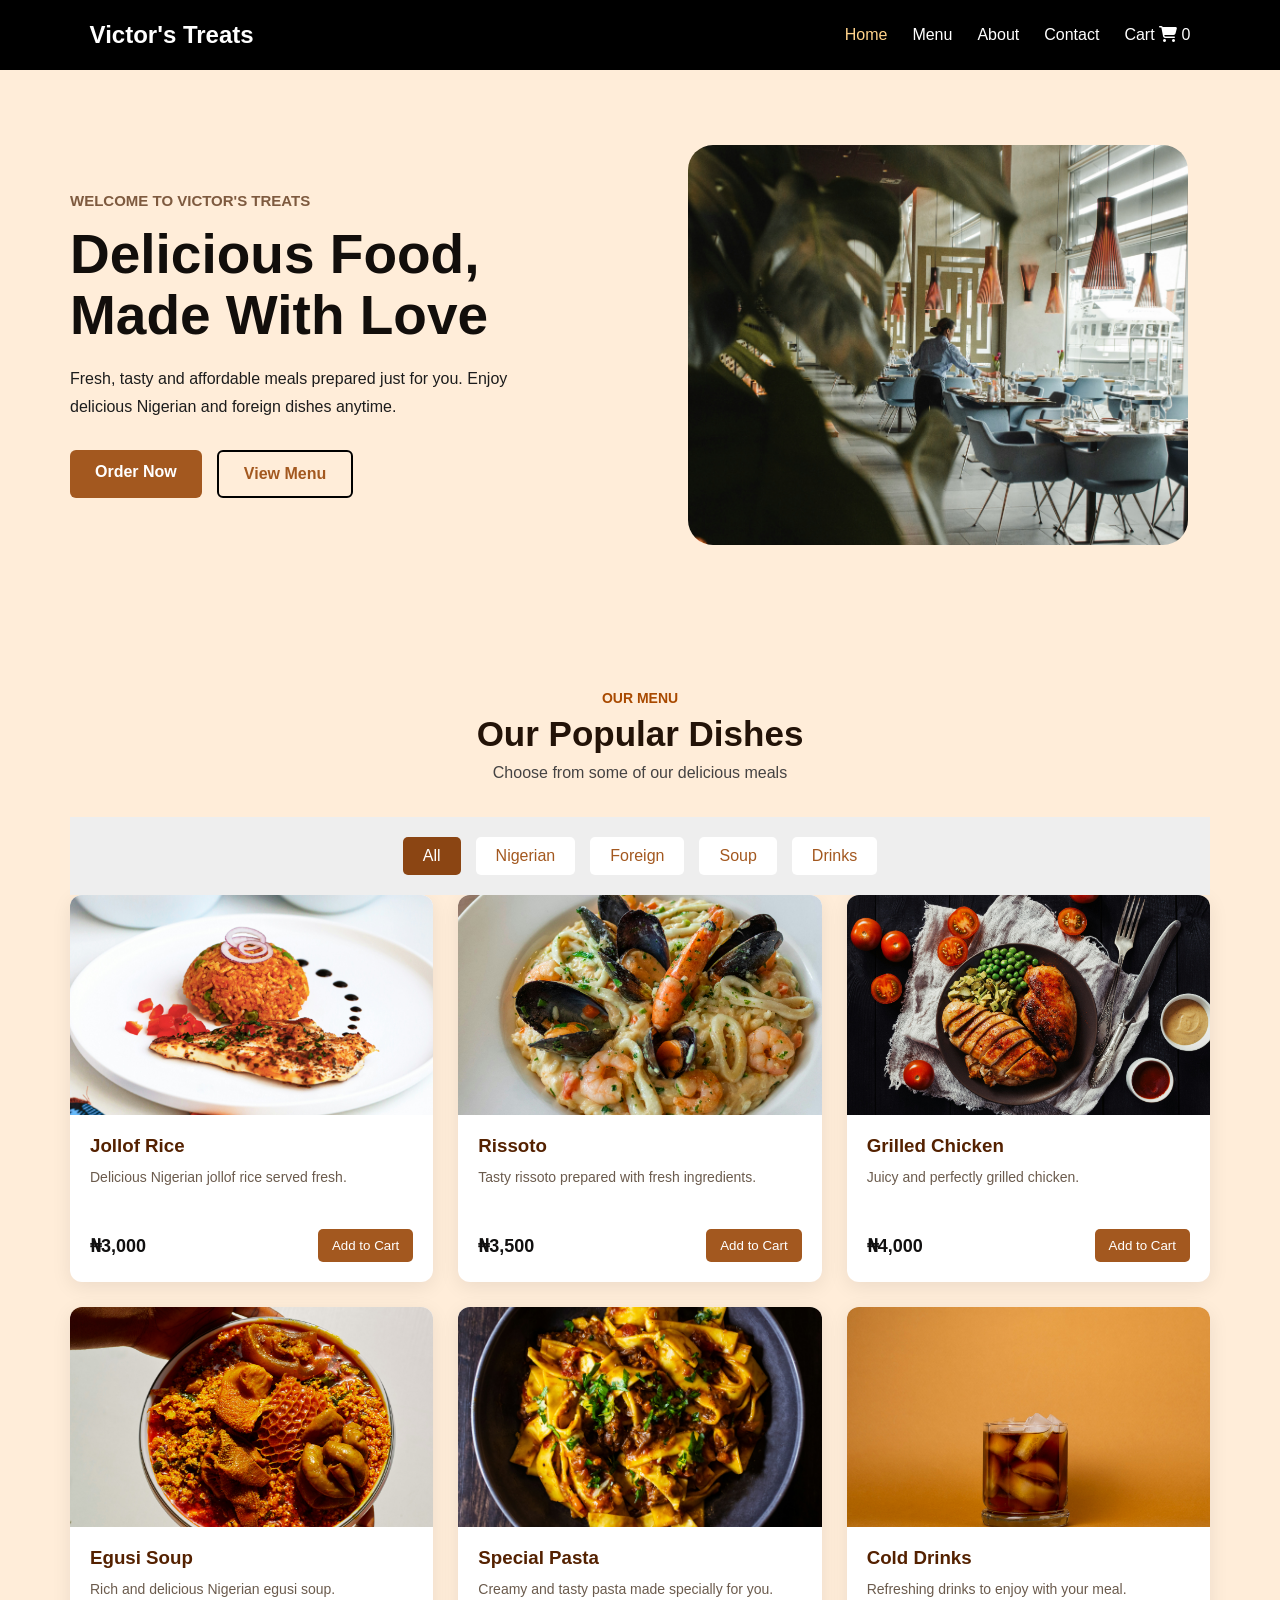
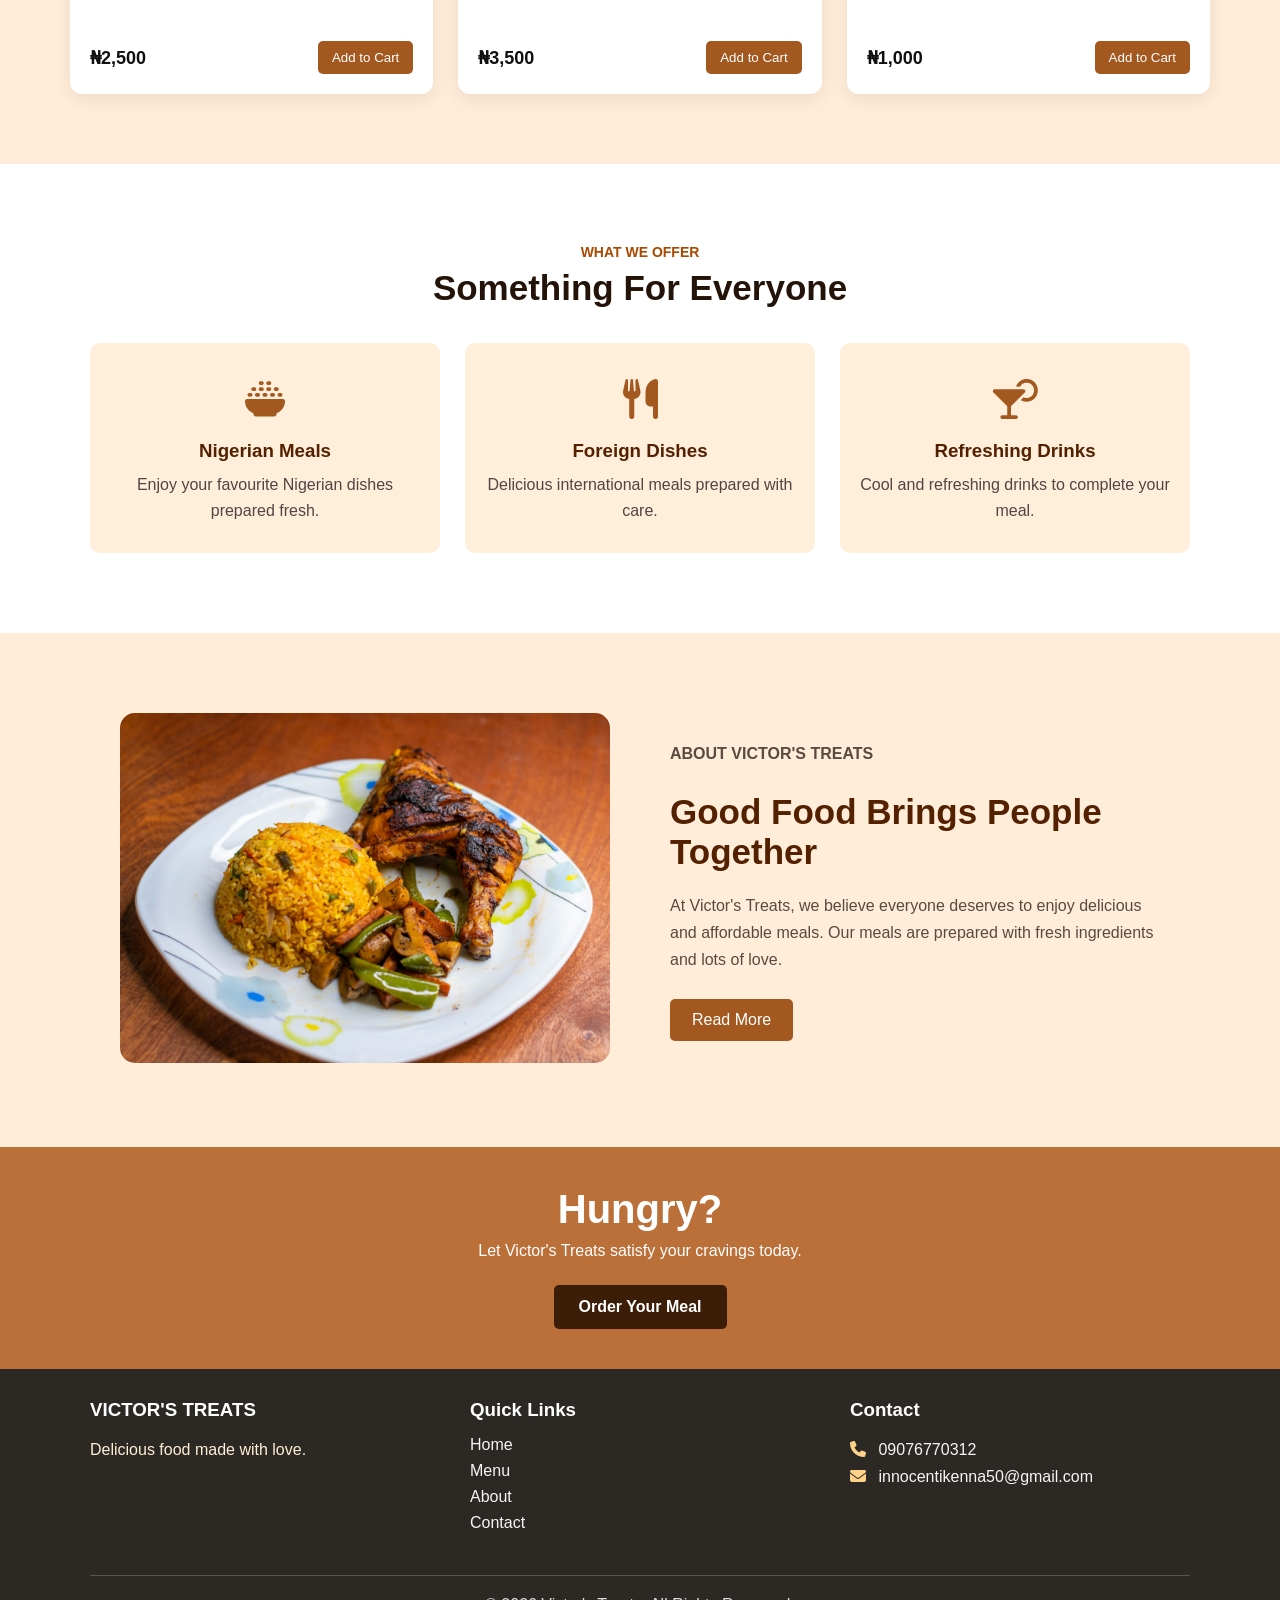
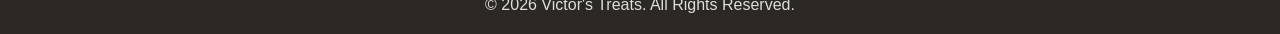
<file: index.html>
<!doctype html>
<html lang="en">
  <head>
    <meta charset="UTF-8" />
    <meta name="viewport" content="width=device-width, initial-scale=1.0" />
    <title>Victor's Treats | Home</title>
    <link
      rel="stylesheet"
      href="https://cdnjs.cloudflare.com/ajax/libs/font-awesome/6.5.1/css/all.min.css"
    />
    <link rel="stylesheet" href="home.css" />
  </head>

  <body>
    <!-- HEADER -->
    <header>
      <div class="logo">Victor's Treats</div>

      <nav>
        <a href="index.html" class="active">Home</a>
        <a href="#menu">Menu</a>
        <a href="about.html">About</a>
        <a href="contact.html">Contact</a>
        <a href="cart.html">
          Cart <i class="fa-solid fa-cart-shopping"></i>
          <span id="cart-count">0</span>
        </a>
      </nav>
    </header>

    <!-- HERO SECTION -->
    <section class="hero">
      <div class="hero-text">
        <p class="welcome">WELCOME TO VICTOR'S TREATS</p>

        <h1>
          Delicious Food,<br />
          Made With Love
        </h1>

        <p class="hero-description">
          Fresh, tasty and affordable meals prepared just for you. Enjoy
          delicious Nigerian and foreign dishes anytime.
        </p>

        <div class="hero-buttons">
          <a href="#menu" class="order-btn">Order Now</a>
          <a href="#menu" class="menu-btn">View Menu</a>
        </div>
      </div>

      <div class="hero-image">
        <img src="img/home.jpg" alt="Delicious food" />
      </div>
    </section>

    <!-- MENU SECTION -->
    <section class="menu-section" id="menu">
      <div class="section-title">
        <p>OUR MENU</p>
        <h2>Our Popular Dishes</h2>
        <span>Choose from some of our delicious meals</span>
      </div>

      <!-- CATEGORY BUTTONS -->
      <div class="category">
        <button class="category-btn active" data-category="all">All</button>
        <button class="category-btn" data-category="nigerian">Nigerian</button>
        <button class="category-btn" data-category="foreign">Foreign</button>
        <button class="category-btn" data-category="soup">Soup</button>
        <button class="category-btn" data-category="drinks">Drinks</button>
      </div>

      <div class="food-container">
        <div class="food-card" data-category="nigerian">
          <img src="img/jollof.jpg" alt="Jollof Rice" />

          <div class="food-info">
            <h3>Jollof Rice</h3>
            <p>Delicious Nigerian jollof rice served fresh.</p>
            <div class="food-bottom">
              <strong>₦3,000</strong>

              <button class="add-cart">Add to Cart</button>
            </div>
          </div>
        </div>

        <div class="food-card" data-category="foreign">
          <img src="img/rissoto.jpg" alt="Rissoto" />

          <div class="food-info">
            <h3>Rissoto</h3>

            <p>Tasty rissoto prepared with fresh ingredients.</p>

            <div class="food-bottom">
              <strong>₦3,500</strong>

              <button class="add-cart">Add to Cart</button>
            </div>
          </div>
        </div>

        <div class="food-card" data-category="nigerian">
          <img src="img/chicken.jpg" alt="Chicken" />
          <div class="food-info">
            <h3>Grilled Chicken</h3>

            <p>Juicy and perfectly grilled chicken.</p>

            <div class="food-bottom">
              <strong>₦4,000</strong>

              <button class="add-cart">Add to Cart</button>
            </div>
          </div>
        </div>

        <div class="food-card" data-category="soup">
          <img src="img/soup.jpg" alt="Soup" />

          <div class="food-info">
            <h3>Egusi Soup</h3>

            <p>Rich and delicious Nigerian egusi soup.</p>

            <div class="food-bottom">
              <strong>₦2,500</strong>

              <button class="add-cart">Add to Cart</button>
            </div>
          </div>
        </div>

        <div class="food-card" data-category="foreign">
          <img src="img/pasta.jpg" alt="Pasta" />

          <div class="food-info">
            <h3>Special Pasta</h3>

            <p>Creamy and tasty pasta made specially for you.</p>

            <div class="food-bottom">
              <strong>₦3,500</strong>

              <button class="add-cart">Add to Cart</button>
            </div>
          </div>
        </div>

        <div class="food-card" data-category="drinks">
          <img src="img/drink.jpg" alt="Cold Drink" />

          <div class="food-info">
            <h3>Cold Drinks</h3>

            <p>Refreshing drinks to enjoy with your meal.</p>

            <div class="food-bottom">
              <strong>₦1,000</strong>

              <button class="add-cart">Add to Cart</button>
            </div>
          </div>
        </div>
      </div>
    </section>

    <section class="offer-section">
      <div class="section-title">
        <p>WHAT WE OFFER</p>
        <h2>Something For Everyone</h2>
      </div>

      <div class="offer-container">
        <div class="offer-card">
          <div class="offer-icon"><i class="fa-solid fa-bowl-rice"></i></div>
          <h3>Nigerian Meals</h3>
          <p>Enjoy your favourite Nigerian dishes prepared fresh.</p>
        </div>

        <div class="offer-card">
          <div class="offer-icon"><i class="fa-solid fa-utensils"></i></div>
          <h3>Foreign Dishes</h3>
          <p>Delicious international meals prepared with care.</p>
        </div>

        <div class="offer-card">
          <div class="offer-icon">
            <i class="fa-solid fa-martini-glass-citrus"></i>
          </div>
          <h3>Refreshing Drinks</h3>
          <p>Cool and refreshing drinks to complete your meal.</p>
        </div>
      </div>
    </section>

    <!-- ABOUT PREVIEW -->
    <section class="about-preview">
      <div class="about-image">
        <img src="img/friedrice.jpg" alt="Victor's Treats" />
      </div>

      <div class="about-text">
        <p class="small-heading">ABOUT VICTOR'S TREATS</p>
        <h2>Good Food Brings People Together</h2>
        <p>
          At Victor's Treats, we believe everyone deserves to enjoy delicious
          and affordable meals. Our meals are prepared with fresh ingredients
          and lots of love.
        </p>

        <a href="about.html" class="read-more"> Read More </a>
      </div>
    </section>

    <!-- CALL TO ACTION -->
    <section class="cta">
      <h2>Hungry?</h2>
      <p>Let Victor's Treats satisfy your cravings today.</p>
      <a href="#menu"> Order Your Meal </a>
    </section>

    <footer>
      <div class="footer-content">
        <div>
          <h3>VICTOR'S TREATS</h3>

          <p>Delicious food made with love.</p>
        </div>

        <div>
          <h3>Quick Links</h3>

          <a href="index.html">Home</a>
          <a href="#menu">Menu</a>
          <a href="about.html">About</a>
          <a href="contact.html">Contact</a>
        </div>

        <div>
          <h3>Contact</h3>

          <p>
            <i class="fa-solid fa-phone"></i>
            <a href="tel:09076770312">09076770312</a>
          </p>
          <p>
            <i class="fa-solid fa-envelope"></i>
            <a href="mailto:innocentikenna50@gmail.com"
              >innocentikenna50@gmail.com</a
            >
          </p>
        </div>
      </div>

      <div class="copyright">
        <p>© 2026 Victor's Treats. All Rights Reserved.</p>
      </div>
    </footer>

    <script src="common.js"></script>
    <script src="home.js"></script>
  </body>
</html>
</file>
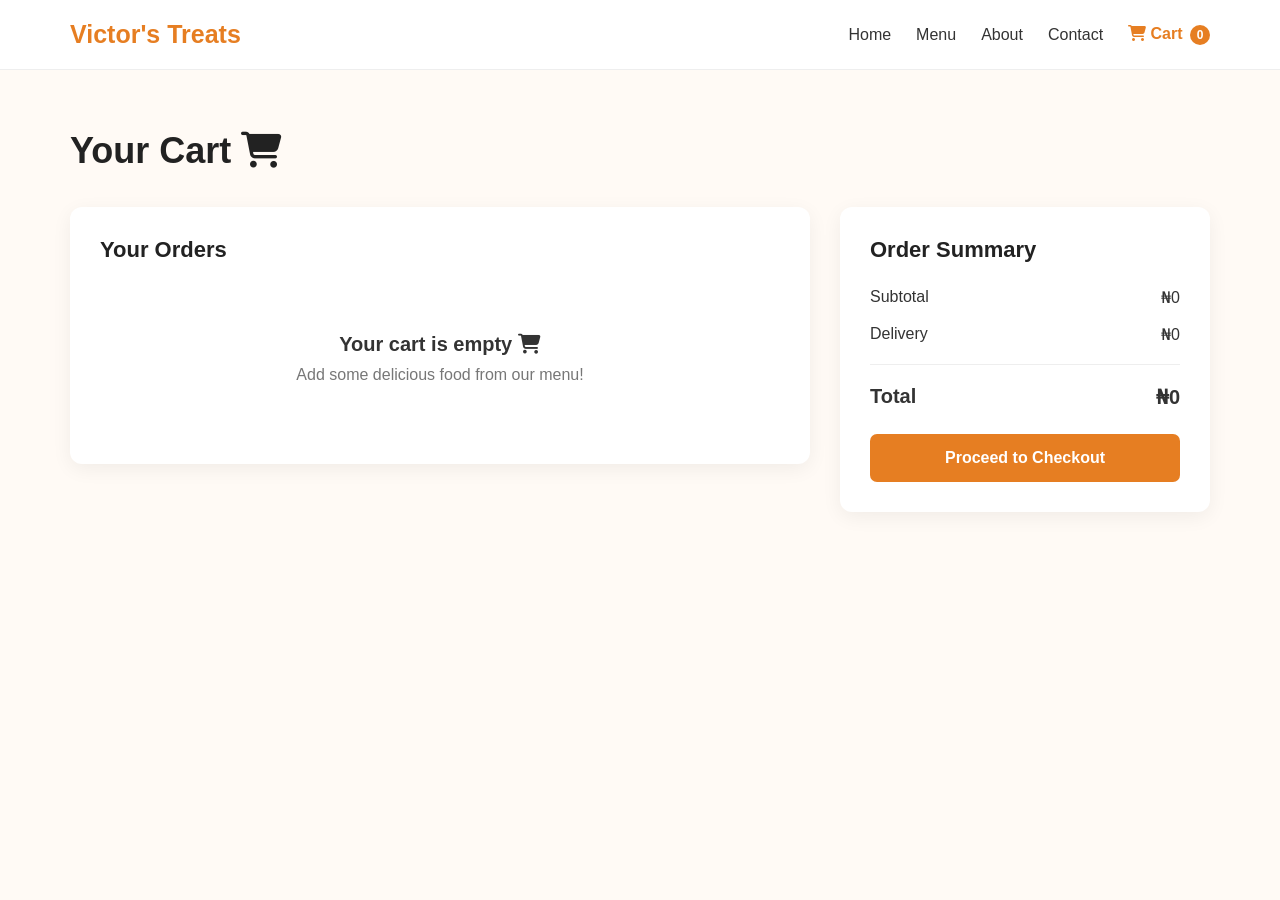
<file: cart.html>
<!doctype html>
<html lang="en">
  <head>
    <meta charset="UTF-8" />
    <meta name="viewport" content="width=device-width, initial-scale=1.0" />

    <title>Cart | Victor's Treats</title>
    <link
      rel="stylesheet"
      href="https://cdnjs.cloudflare.com/ajax/libs/font-awesome/6.5.1/css/all.min.css"
    />
    <link rel="stylesheet" href="cart.css" />
  </head>

  <body>
    <!-- NAVBAR -->
    <header>
      <nav class="navbar">
        <div class="logo">
          <a href="index.html">Victor's Treats</a>
        </div>

        <ul class="nav-links">
          <li><a href="index.html">Home</a></li>
          <li><a href="index.html#menu">Menu</a></li>
          <li><a href="about.html">About</a></li>
          <li><a href="contact.html">Contact</a></li>

          <li>
            <a href="cart.html" class="active">
              <i class="fa-solid fa-cart-shopping"></i> Cart
              <span id="cart-count">0</span>
            </a>
          </li>
        </ul>
      </nav>
    </header>

    <main class="cart-page">
      <h1>Your Cart <i class="fa-solid fa-cart-shopping"></i></h1>

      <div class="cart-container">
        <div class="cart-items">
          <h2>Your Orders</h2>

          <div id="cart-items-container"></div>
        </div>

        <div class="cart-summary">
          <h2>Order Summary</h2>

          <div class="summary-row">
            <span>Subtotal</span>
            <span id="subtotal">₦0</span>
          </div>

          <div class="summary-row">
            <span>Delivery</span>
            <span id="delivery">₦0</span>
          </div>

          <hr />

          <div class="summary-row total">
            <strong>Total</strong>
            <strong id="total">₦0</strong>
          </div>

          <button id="checkout-btn">Proceed to Checkout</button>
        </div>
      </div>
    </main>

    <script src="cart.js"></script>
    <script src="common.js"></script>
  </body>
</html>
</file>
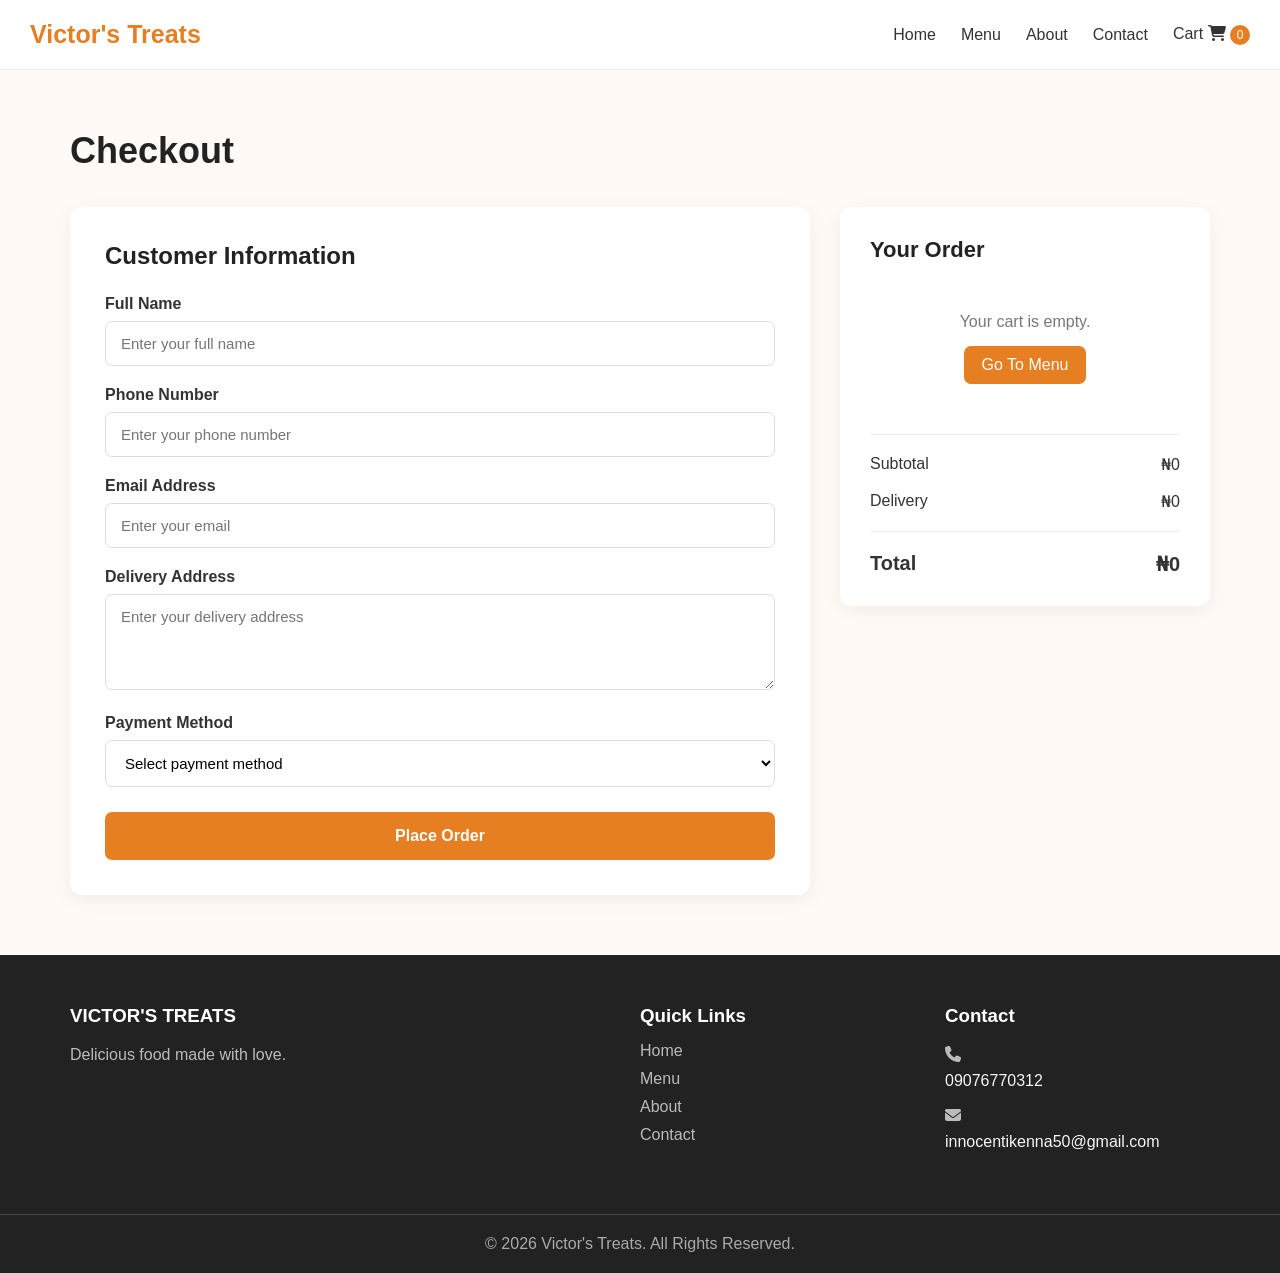
<file: checkout.html>
<!doctype html>
<html lang="en">
  <head>
    <meta charset="UTF-8" />
    <meta name="viewport" content="width=device-width, initial-scale=1.0" />
    <title>Checkout | Victor's Treats</title>
    <link
      rel="stylesheet"
      href="https://cdnjs.cloudflare.com/ajax/libs/font-awesome/6.5.1/css/all.min.css"
    />
    <link rel="stylesheet" href="checkout.css" />
  </head>

  <body>
    <header>
      <div class="logo">Victor's Treats</div>

      <nav>
        <a href="index.html">Home</a>
        <a href="index.html#menu">Menu</a>
        <a href="about.html">About</a>
        <a href="contact.html">Contact</a>
        <a href="cart.html">
          Cart <i class="fa-solid fa-cart-shopping"></i>
          <span id="cart-count">0</span>
        </a>
      </nav>
    </header>

    <main class="checkout-page">
      <h1>Checkout</h1>

      <div class="checkout-container">
        <section class="customer-details">
          <h2>Customer Information</h2>

          <form id="checkout-form">
            <div class="form-group">
              <label for="name">Full Name</label>

              <input
                type="text"
                id="name"
                placeholder="Enter your full name"
                required
              />
            </div>

            <div class="form-group">
              <label for="phone">Phone Number</label>

              <input
                type="tel"
                id="phone"
                placeholder="Enter your phone number"
                required
              />
            </div>

            <div class="form-group">
              <label for="email">Email Address</label>

              <input
                type="email"
                id="email"
                placeholder="Enter your email"
                required
              />
            </div>

            <div class="form-group">
              <label for="address">Delivery Address</label>

              <textarea
                id="address"
                rows="4"
                placeholder="Enter your delivery address"
                required
              ></textarea>
            </div>

            <div class="form-group">
              <label for="payment">Payment Method</label>

              <select id="payment" required>
                <option value="">Select payment method</option>
                <option value="cash">Cash on Delivery</option>
                <option value="transfer">Bank Transfer</option>
              </select>
            </div>

            <button type="submit" id="place-order-btn">Place Order</button>
          </form>
        </section>

        <section class="checkout-summary">
          <h2>Your Order</h2>

          <div id="checkout-items"></div>

          <hr />

          <div class="summary-row">
            <span>Subtotal</span>

            <span id="checkout-subtotal"> ₦0 </span>
          </div>

          <div class="summary-row">
            <span>Delivery</span>

            <span id="checkout-delivery"> ₦0 </span>
          </div>

          <hr />

          <div class="summary-row total">
            <strong>Total</strong>

            <strong id="checkout-total"> ₦0 </strong>
          </div>
        </section>
      </div>
    </main>

    <!-- FOOTER -->

    <footer>
      <div class="footer-content">
        <div>
          <h3>VICTOR'S TREATS</h3>

          <p>Delicious food made with love.</p>
        </div>

        <div>
          <h3>Quick Links</h3>

          <a href="index.html">Home</a>
          <a href="index.html#menu">Menu</a>
          <a href="about.html">About</a>
          <a href="contact.html">Contact</a>
        </div>

        <div>
          <h3>Contact</h3>

          <p>
            <i class="fa-solid fa-phone"></i>
            <a href="tel:09076770312">09076770312</a>
          </p>
          <p>
            <i class="fa-solid fa-envelope"></i>
            <a href="mailto:innocentikenna50@gmail.com"
              >innocentikenna50@gmail.com</a
            >
          </p>
        </div>
      </div>

      <div class="copyright">
        <p>© 2026 Victor's Treats. All Rights Reserved.</p>
      </div>
    </footer>

    <script src="common.js"></script>
    <script src="checkout.js"></script>
  </body>
</html>
</file>
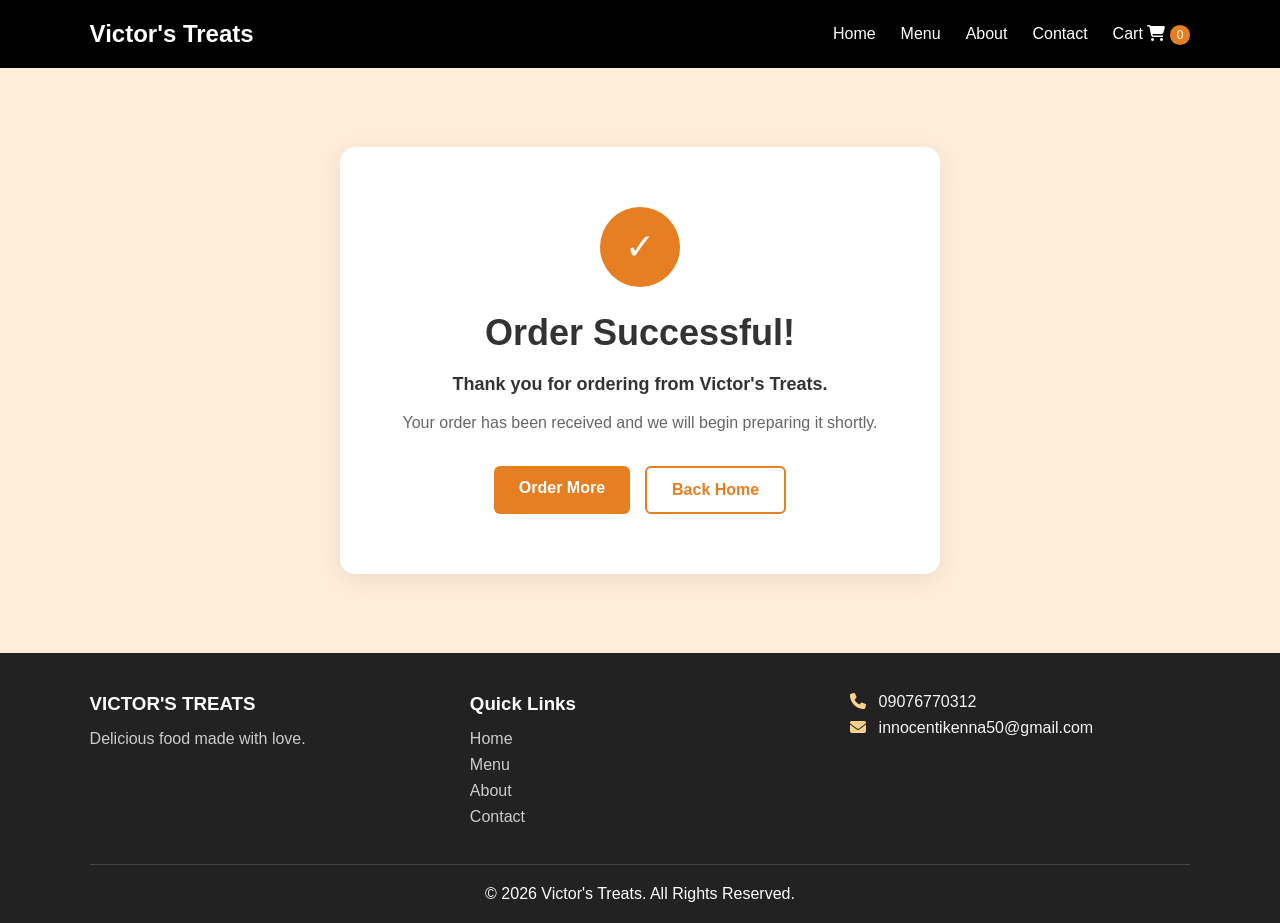
<file: success.html>
<!doctype html>
<html lang="en">
  <head>
    <meta charset="UTF-8" />
    <meta name="viewport" content="width=device-width, initial-scale=1.0" />
    <title>Order Successful | Victor's Treats</title>

    <link
      rel="stylesheet"
      href="https://cdnjs.cloudflare.com/ajax/libs/font-awesome/6.5.1/css/all.min.css"
    />
    <link rel="stylesheet" href="success.css" />
  </head>

  <body>
    <header>
      <div class="logo">Victor's Treats</div>

      <nav>
        <a href="index.html">Home</a>
        <a href="index.html#menu">Menu</a>
        <a href="about.html">About</a>
        <a href="contact.html">Contact</a>
        <a href="cart.html">
          Cart <i class="fa-solid fa-cart-shopping"></i>
          <span id="cart-count">0</span>
        </a>
      </nav>
    </header>

    <main class="success-page">
      <div class="success-card">
        <div class="success-icon">✓</div>

        <h1>Order Successful!</h1>

        <p class="success-message">
          Thank you for ordering from Victor's Treats.
        </p>

        <p>
          Your order has been received and we will begin preparing it shortly.
        </p>

        <div id="transfer-details" class="transfer-details" hidden>
          <h2>Complete Your Payment</h2>

          <p>Please transfer <strong id="transfer-total"></strong> to:</p>

          <ul>
            <li><span>Bank</span> <strong>Opay</strong></li>
            <li><span>Account Number</span> <strong>9076770312</strong></li>
            <li><span>Account Name</span> <strong>Ikenna Innocent</strong></li>
          </ul>

          <p>
            After paying, send your proof of payment on WhatsApp so we can
            confirm your order.
          </p>

          <a
            class="whatsapp-btn"
            href="https://wa.me/2349076770312?text=Hello%2C%20I%20just%20made%20a%20transfer%20for%20my%20order."
            target="_blank"
            rel="noopener"
          >
            Send Proof on WhatsApp
          </a>
        </div>

        <div class="success-buttons">
          <a href="index.html#menu" class="order-btn"> Order More </a>

          <a href="index.html" class="home-btn"> Back Home </a>
        </div>
      </div>
    </main>

    <footer>
      <div class="footer-content">
        <div>
          <h3>VICTOR'S TREATS</h3>
          <p>Delicious food made with love.</p>
        </div>

        <div>
          <h3>Quick Links</h3>
          <a href="index.html">Home</a>
          <a href="index.html#menu">Menu</a>
          <a href="about.html">About</a>
          <a href="contact.html">Contact</a>
        </div>

        <div>
          <p>
            <i class="fa-solid fa-phone"></i>
            <a href="tel:09076770312">09076770312</a>
          </p>
          <p>
            <i class="fa-solid fa-envelope"></i>
            <a href="mailto:innocentikenna50@gmail.com"
              >innocentikenna50@gmail.com</a
            >
          </p>
        </div>
      </div>

      <div class="copyright">
        <p>© 2026 Victor's Treats. All Rights Reserved.</p>
      </div>
    </footer>

    <script src="success.js"></script>
  </body>
</html>
</file>
<file: home.css>
html {
  scroll-behavior: smooth;
  scroll-padding-top: 100px;
}

* {
  margin: 0;
  padding: 0;
  box-sizing: border-box;
}

body {
  font-family: Arial, sans-serif;
  background: rgba(255, 228, 196, 0.63);
  color: #333;
  overflow-x: hidden;
}

header {
  position: sticky;
  top: 0;
  z-index: 1000;

  width: 100%;
  min-height: 70px;

  display: flex;
  align-items: center;
  justify-content: space-between;
  padding: 15px 7%;
  background: black;
}

.logo {
  color: white;
  font-size: 24px;
  font-weight: bold;
}

nav {
  display: flex;
  align-items: center;
  gap: 25px;
}

nav a {
  color: white;
  text-decoration: none;
  font-size: 16px;
  transition: 0.3s;
}

nav a:hover,
nav a.active {
  color: #ffd28a;
}

/* category */
.category {
  position: sticky;
  top: 70px;
  z-index: 900;

  display: flex;
  justify-content: center;
  gap: 15px;

  padding: 20px;
  background-color: #eee;
}

.category-btn {
  padding: 10px 20px;
  border: none;
  border-radius: 5px;

  background-color: white;
  color: #a3581f;

  cursor: pointer;
  font-size: 16px;
}

.category-btn:hover {
  background-color: #a3581f;
  color: white;
}

.category-btn.active {
  background-color: #8b4513;
  color: white;
}

/*HERO*/
.hero {
  width: 100%;
  max-width: 1200px;
  margin: auto;

  min-height: 550px;

  padding: 70px 30px;

  display: flex;
  align-items: center;
  justify-content: space-between;

  gap: 50px;
}

.hero-text {
  flex: 1;
}

.welcome {
  color: #7e5a3f;
  font-size: 15px;
  font-weight: bold;
  margin-bottom: 15px;
}

.hero h1 {
  font-size: 55px;
  line-height: 1.1;
  color: #120e0b;
  margin-bottom: 20px;
}

.hero-description {
  max-width: 500px;
  line-height: 1.7;
  color: #1c1c1c;
  margin-bottom: 30px;
}

.hero-buttons {
  display: flex;
  gap: 15px;
}

.order-btn,
.menu-btn {
  padding: 13px 25px;
  border-radius: 6px;
  text-decoration: none;
  font-weight: bold;
}

.order-btn {
  background: #a3581f;
  color: white;
}

.menu-btn {
  border: 2px solid #000000;
  color: #a3581f;
}

.order-btn:hover {
  background: #7d3500;
}

.menu-btn:hover {
  background: #a3581f;
  color: white;
}

.hero-image {
  flex: 1;
  display: flex;
  justify-content: center;
}

.hero-image img {
  width: 100%;
  max-width: 500px;
  height: 400px;

  object-fit: cover;

  border-radius: 25px;
}

/*SECTION TITLE*/

.section-title {
  text-align: center;
  margin-bottom: 35px;
}

.section-title p {
  color: #a94a00;
  font-size: 14px;
  font-weight: bold;
  margin-bottom: 8px;
}

.section-title h2 {
  font-size: 35px;
  color: #231308;
  margin-bottom: 10px;
}

.section-title span {
  color: #454343;
}

/* MENU*/

.menu-section {
  width: 100%;
  max-width: 1200px;
  margin: auto;
  padding: 70px 30px;
}

/* FOOD GRID */
.food-container {
  width: 100%;
  display: grid;
  grid-template-columns: repeat(3, 1fr);
  gap: 25px;
}

/* FOOD CARD */
.food-card {
  background: white;
  border-radius: 12px;
  overflow: hidden;
  box-shadow: 0 5px 20px rgba(0, 0, 0, 0.08);
  transition: 0.3s;
}

.food-card:hover {
  transform: translateY(-5px);
  box-shadow: 0 10px 25px rgba(0, 0, 0, 0.12);
}

.food-card > img {
  width: 100%;
  height: 220px;
  object-fit: cover;
  display: block;
}

.food-info {
  padding: 20px;
}

.food-info h3 {
  color: #542100;
  margin-bottom: 10px;
}

.food-info p {
  color: #6b5b4d;
  line-height: 1.5;
  font-size: 14px;
  min-height: 42px;
}

.food-bottom {
  display: flex;
  justify-content: space-between;
  align-items: center;
  margin-top: 20px;
}

.food-bottom strong {
  color: #111010;
  font-size: 18px;
}

.add-cart {
  border: none;
  background: #a3581f;
  color: white;
  padding: 9px 14px;
  border-radius: 5px;
  cursor: pointer;
}

.add-cart:hover {
  background: #7d3500;
}

.offer-section {
  width: 100%;
  padding: 80px 7%;
  background: white;
}

.offer-container {
  max-width: 1100px;
  margin: auto;
  display: grid;
  grid-template-columns: repeat(3, 1fr);
  gap: 25px;
}

.offer-card {
  text-align: center;
  padding: 30px 20px;
  border-radius: 10px;
  background: rgba(255, 228, 196, 0.63);
}

.offer-icon {
  font-size: 45px;
  margin-bottom: 15px;
}

.offer-card h3 {
  color: #542100;
  margin-bottom: 10px;
}

.offer-card p {
  color: #524444;
  line-height: 1.6;
}

.about-preview {
  max-width: 1100px;
  margin: auto;
  padding: 80px 30px;
  display: flex;
  align-items: center;
  gap: 60px;
}

.about-image {
  flex: 1;
}

.about-image img {
  width: 100%;
  height: 350px;
  object-fit: cover;
  border-radius: 15px;
}

.about-text {
  flex: 1;
}

.small-heading {
  color: #4d433b;
  font-weight: bold;

  margin-bottom: 10px;
}

.about-text h2 {
  color: #542100;
  font-size: 35px;

  margin-bottom: 20px;
}

.about-text p {
  line-height: 1.7;
  color: #5a4a3f;
  margin-bottom: 25px;
}

.read-more {
  display: inline-block;
  padding: 12px 22px;
  background: #a3581f;
  color: white;
  text-decoration: none;
  border-radius: 5px;
}

.cta {
  text-align: center;
  padding: 40px 20px;
  background: #bb703a;
  color: white;
}

.cta h2 {
  font-size: 40px;
  margin-bottom: 10px;
}

.cta p {
  margin-bottom: 25px;
}

.cta a {
  display: inline-block;
  padding: 13px 25px;
  background: #3b1d08;
  color: white;
  text-decoration: none;
  border-radius: 5px;
  font-weight: bold;
}

footer {
  background: rgba(0, 0, 0, 0.829);
  color: white;
  padding: 30px 7% 20px;
}

.footer-content {
  max-width: 1100px;
  margin: auto;
  display: grid;
  grid-template-columns: repeat(3, 1fr);
  gap: 40px;
}

.footer-content h3 {
  margin-bottom: 15px;
}

.footer-content p {
  color: papayawhip;
  line-height: 1.7;
}

.footer-content a {
  display: block;
  color: whitesmoke;
  text-decoration: none;
  margin-bottom: 8px;
}

.footer-content a:hover {
  color: #ffd28a;
}

.footer-content p a {
  display: inline;
  margin-bottom: 0;
}
.footer-content i {
  color: #ffd28a;
  margin-right: 8px;
}

.copyright {
  text-align: center;
  border-top: 1px solid rgba(255, 255, 255, 0.2);
  margin-top: 35px;
  padding-top: 20px;
  color: #ddd;
}

.offer-icon i {
  color: #a3581f;
  font-size: 40px;
}

@media (max-width: 900px) {
  .hero {
    flex-direction: column;
    text-align: center;
  }

  .hero-description {
    margin-left: auto;
    margin-right: auto;
  }

  .hero-buttons {
    justify-content: center;
  }

  .hero h1 {
    font-size: 45px;
  }

  .food-container {
    grid-template-columns: repeat(2, 1fr);
  }

  .offer-container {
    grid-template-columns: repeat(2, 1fr);
  }

  .about-preview {
    flex-direction: column;
  }
}

@media (max-width: 600px) {
  header {
    flex-direction: column;
    gap: 15px;
  }

  nav {
    flex-wrap: wrap;
    justify-content: center;
    gap: 12px;
  }
  html {
    scroll-padding-top: 120px;
  }

  .category {
    position: static;
    flex-wrap: wrap;
    padding: 15px;
    gap: 10px;
  }

  .category-btn {
    padding: 8px 14px;
    font-size: 14px;
  }

  .hero {
    padding: 40px 20px;
    min-height: auto;
    gap: 30px;
  }

  .hero-buttons {
    flex-wrap: wrap;
    justify-content: center;
  }

  .menu-section,
  .about-preview {
    padding: 50px 20px;
  }

  .offer-section {
    padding: 50px 5%;
  }

  .section-title h2,
  .about-text h2 {
    font-size: 28px;
  }

  .cta h2 {
    font-size: 30px;
  }

  .hero h1 {
    font-size: 38px;
  }

  .hero-image img {
    height: 300px;
  }

  .food-container {
    grid-template-columns: 1fr;
  }

  .offer-container {
    grid-template-columns: 1fr;
  }

  .footer-content {
    grid-template-columns: 1fr;
    text-align: center;
  }
}

@media (max-width: 400px) {
  .logo {
    font-size: 20px;
  }

  .hero h1 {
    font-size: 32px;
  }
}
</file>
<file: cart.css>
html {
  scroll-behavior: smooth;
}

* {
  margin: 0;
  padding: 0;
  box-sizing: border-box;
}

body {
  font-family: Arial, sans-serif;
  background-color: #fffaf5;
  color: #333;
}

header {
  background-color: white;
  border-bottom: 1px solid #eee;
}

.navbar {
  max-width: 1200px;
  margin: auto;
  padding: 20px 30px;
  display: flex;
  justify-content: space-between;
  align-items: center;
}

.logo a {
  text-decoration: none;
  color: #e67e22;
  font-size: 25px;
  font-weight: bold;
}

.nav-links {
  display: flex;
  align-items: center;
  gap: 25px;
  list-style: none;
}

.nav-links a {
  text-decoration: none;
  color: #333;
  font-size: 16px;
  transition: 0.3s;
}

.nav-links a:hover {
  color: #e67e22;
}

.nav-links a.active {
  color: #e67e22;
  font-weight: bold;
}

#cart-count {
  background-color: #e67e22;
  color: white;
  font-size: 12px;
  min-width: 20px;
  height: 20px;
  display: inline-flex;
  align-items: center;
  justify-content: center;
  border-radius: 50%;
  margin-left: 3px;
}

.cart-page {
  max-width: 1200px;
  margin: auto;
  padding: 60px 30px;
}

.cart-page > h1 {
  font-size: 36px;
  margin-bottom: 35px;
  color: #222;
}

.cart-container {
  display: grid;
  grid-template-columns: 2fr 1fr;
  gap: 30px;
  align-items: start;
}

.cart-items {
  background-color: white;
  padding: 30px;
  border-radius: 12px;
  box-shadow: 0 5px 20px rgba(0, 0, 0, 0.06);
}

.cart-items h2 {
  font-size: 22px;
  margin-bottom: 20px;
  color: #222;
}

.cart-item {
  display: flex;
  align-items: center;
  gap: 20px;
  padding: 20px 0;
  border-bottom: 1px solid #eee;
}

.cart-item:last-child {
  border-bottom: none;
}

.cart-item-image {
  width: 110px;
  height: 110px;
  object-fit: cover;
  border-radius: 10px;
  flex-shrink: 0;
}

.cart-item-details {
  flex: 1;
}

.cart-item-details h3 {
  font-size: 18px;
  margin-bottom: 8px;
  color: #222;
}

.cart-price {
  color: #e67e22;
  font-weight: bold;
  margin-bottom: 15px;
}

.quantity-controls {
  display: flex;
  align-items: center;
  gap: 12px;
}

.quantity-btn {
  width: 32px;
  height: 32px;
  border: none;
  border-radius: 6px;
  background-color: #e67e22;
  color: white;
  font-size: 20px;
  cursor: pointer;
  transition: 0.3s;
}

.quantity-btn:hover {
  background-color: #cf6d17;
}

.quantity {
  font-weight: bold;
  min-width: 20px;
  text-align: center;
}

.cart-item-right {
  text-align: right;
  min-width: 110px;
}

.item-total {
  font-size: 17px;
  font-weight: bold;
  margin-bottom: 12px;
}

.remove-btn {
  border: none;
  background: none;
  color: #e74c3c;
  font-size: 14px;
  cursor: pointer;
}

.remove-btn:hover {
  text-decoration: underline;
}

.cart-summary {
  background-color: white;
  padding: 30px;
  border-radius: 12px;
  box-shadow: 0 5px 20px rgba(0, 0, 0, 0.06);
  position: sticky;
  top: 20px;
}

.cart-summary h2 {
  font-size: 22px;
  margin-bottom: 25px;
  color: #222;
}

.summary-row {
  display: flex;
  justify-content: space-between;
  margin-bottom: 18px;
  font-size: 16px;
}

.cart-summary hr {
  border: none;
  border-top: 1px solid #eee;
  margin: 20px 0;
}

.summary-row.total {
  font-size: 20px;
  margin-bottom: 25px;
}

#checkout-btn {
  width: 100%;
  padding: 15px;
  border: none;
  border-radius: 7px;
  background-color: #e67e22;
  color: white;
  font-size: 16px;
  font-weight: bold;
  cursor: pointer;
  transition: 0.3s;
}

#checkout-btn:hover {
  background-color: #cf6d17;
}

.empty-cart {
  text-align: center;
  padding: 50px 20px;
  color: #777;
}

.empty-cart h3 {
  font-size: 20px;
  margin-bottom: 10px;
  color: #333;
}

/* TABLET */

@media (max-width: 768px) {
  .navbar {
    flex-direction: column;
    gap: 20px;
  }

  .nav-links {
    flex-wrap: wrap;
    justify-content: center;
    gap: 15px;
  }

  .cart-container {
    grid-template-columns: 1fr;
  }

  .cart-summary {
    position: static;
  }

  .cart-page {
    padding: 40px 20px;
  }
}

/* PHONE */

@media (max-width: 500px) {
  .cart-page {
    padding: 30px 15px;
  }

  .cart-page > h1 {
    font-size: 28px;
  }

  .cart-items,
  .cart-summary {
    padding: 20px;
  }

  .cart-item {
    gap: 12px;
    align-items: flex-start;
  }

  .cart-item-image {
    width: 85px;
    height: 85px;
  }

  .cart-item-details h3 {
    font-size: 16px;
  }

  .cart-item-right {
    min-width: auto;
  }

  .item-total {
    font-size: 15px;
  }
}
</file>
<file: checkout.css>
html {
  scroll-behavior: smooth;
}

* {
  margin: 0;
  padding: 0;
  box-sizing: border-box;
}

body {
  font-family: Arial, sans-serif;
  background-color: #fffaf5;
  color: #333;
}

header {
  background-color: white;
  border-bottom: 1px solid #eee;
  padding: 20px 30px;
  display: flex;
  justify-content: space-between;
  align-items: center;
}

.logo {
  color: #e67e22;
  font-size: 25px;
  font-weight: bold;
}

nav {
  display: flex;
  align-items: center;
  gap: 25px;
}

nav a {
  text-decoration: none;
  color: #333;
  font-size: 16px;
  transition: 0.3s;
}

nav a:hover {
  color: #e67e22;
}

#cart-count {
  background-color: #e67e22;
  color: white;
  min-width: 20px;
  height: 20px;
  display: inline-flex;
  align-items: center;
  justify-content: center;
  border-radius: 50%;
  font-size: 12px;
}

.checkout-page {
  max-width: 1200px;
  margin: auto;
  padding: 60px 30px;
}

.checkout-page > h1 {
  font-size: 36px;
  color: #222;
  margin-bottom: 35px;
}

.checkout-container {
  display: grid;
  grid-template-columns: 2fr 1fr;
  gap: 30px;
  align-items: start;
}

.customer-details {
  background-color: white;
  padding: 35px;
  border-radius: 12px;
  box-shadow: 0 5px 20px rgba(0, 0, 0, 0.06);
}

.customer-details h2 {
  color: #222;
  font-size: 24px;
  margin-bottom: 25px;
}
.form-group {
  margin-bottom: 20px;
}

.form-group label {
  display: block;
  margin-bottom: 8px;
  font-weight: bold;
  color: #333;
}

.form-group input,
.form-group textarea,
.form-group select {
  width: 100%;
  padding: 13px 15px;
  border: 1px solid #ddd;
  border-radius: 7px;
  font-family: Arial, sans-serif;
  font-size: 15px;
  outline: none;
  background-color: white;
  transition: 0.3s;
}

.form-group input:focus,
.form-group textarea:focus,
.form-group select:focus {
  border-color: #e67e22;
}

.form-group textarea {
  resize: vertical;
}

#place-order-btn {
  width: 100%;
  padding: 15px;
  margin-top: 5px;
  border: none;
  border-radius: 7px;
  background-color: #e67e22;
  color: white;
  font-size: 16px;
  font-weight: bold;
  cursor: pointer;
  transition: 0.3s;
}

#place-order-btn:hover {
  background-color: #cf6d17;
}

.checkout-summary {
  background-color: white;
  padding: 30px;
  border-radius: 12px;
  box-shadow: 0 5px 20px rgba(0, 0, 0, 0.06);
  position: sticky;
  top: 20px;
}

.checkout-summary h2 {
  font-size: 22px;
  color: #222;
  margin-bottom: 20px;
}

.checkout-item {
  display: flex;
  justify-content: space-between;
  align-items: center;
  gap: 15px;
  padding: 15px 0;
  border-bottom: 1px solid #eee;
}

.checkout-item:last-child {
  border-bottom: none;
}

.checkout-item-info {
  flex: 1;
}

.checkout-item-info h3 {
  font-size: 16px;
  color: #222;
  margin-bottom: 5px;
}

.checkout-item-info p {
  color: #777;
  font-size: 14px;
}

.checkout-item-total {
  font-weight: bold;
  color: #e67e22;
}

.checkout-summary hr {
  border: none;
  border-top: 1px solid #eee;
  margin: 20px 0;
}

.summary-row {
  display: flex;
  justify-content: space-between;
  margin-bottom: 18px;
  font-size: 16px;
}

.summary-row.total {
  font-size: 20px;
  margin-bottom: 0;
}

.empty-order {
  text-align: center;
  padding: 30px 10px;
  color: #777;
}

.empty-order a {
  display: inline-block;
  margin-top: 15px;
  padding: 10px 18px;
  background-color: #e67e22;
  color: white;
  text-decoration: none;
  border-radius: 7px;
}

footer {
  background-color: #222;
  color: white;
}

.footer-content {
  max-width: 1200px;
  margin: auto;
  padding: 50px 30px;
  display: grid;
  grid-template-columns: 2fr 1fr 1fr;
  gap: 40px;
}

.footer-content h3 {
  margin-bottom: 15px;
}

.footer-content p {
  color: #bbb;
  line-height: 1.6;
}

.footer-content a {
  display: block;
  color: #bbb;
  text-decoration: none;
  margin-bottom: 10px;
}

.footer-content a:hover {
  color: #e67e22;
}
.footer-content p a {
  color: whitesmoke;
  text-decoration: none;
}

.copyright {
  text-align: center;
  border-top: 1px solid #444;
  padding: 20px;
  color: #aaa;
}

@media (max-width: 768px) {
  header {
    flex-direction: column;

    gap: 20px;
  }

  nav {
    flex-wrap: wrap;

    justify-content: center;

    gap: 15px;
  }

  .checkout-container {
    grid-template-columns: 1fr;
  }

  .checkout-summary {
    position: static;
  }

  .checkout-page {
    padding: 40px 20px;
  }
}

@media (max-width: 500px) {
  header {
    padding: 18px 15px;
  }
  .checkout-page {
    padding: 30px 15px;
  }
  .checkout-page > h1 {
    font-size: 28px;
  }
  .customer-details,
  .checkout-summary {
    padding: 20px;
  }
  .customer-details h2 {
    font-size: 21px;
  }
}
</file>
<file: success.css>
html {
  scroll-behavior: smooth;
  scroll-padding-top: 150px;
}

* {
  margin: 0;
  padding: 0;
  box-sizing: border-box;
}

body {
  font-family: Arial, sans-serif;
  background: rgba(255, 228, 196, 0.63);
  color: #333;
  min-height: 100vh;
}
header {
  background: black;
  padding: 20px 7%;
  display: flex;
  justify-content: space-between;
  align-items: center;
}

.logo {
  font-size: 24px;
  font-weight: bold;
  color: white;
}

nav {
  display: flex;
  gap: 25px;
  align-items: center;
}

nav a {
  text-decoration: none;
  color: white;
  font-weight: 500;
}

nav a:hover {
  color: #ffd28a;
}
#cart-count {
  background: #e67e22;
  color: white;
  padding: 3px 7px;
  border-radius: 50%;
  font-size: 12px;
}

.success-page {
  min-height: 65vh;
  display: flex;
  justify-content: center;
  align-items: center;
  padding: 60px 20px;
}

.success-card {
  background: white;
  width: 100%;
  max-width: 600px;
  text-align: center;
  padding: 60px 40px;
  border-radius: 15px;
  box-shadow: 0 5px 25px rgba(0, 0, 0, 0.08);
}

.success-icon {
  width: 80px;
  height: 80px;
  margin: 0 auto 25px;
  border-radius: 50%;
  background: #e67e22;
  color: white;
  font-size: 36px;
  display: flex;
  justify-content: center;
  align-items: center;
}

.success-card h1 {
  font-size: 36px;
  margin-bottom: 15px;
}

.success-card p {
  color: #666;
  line-height: 1.7;
  margin-bottom: 10px;
}

.success-message {
  font-size: 18px;
  font-weight: bold;
  color: #333 !important;
}

.success-buttons {
  margin-top: 30px;
  display: flex;
  justify-content: center;
  gap: 15px;
}

.success-buttons a {
  text-decoration: none;
  padding: 13px 25px;
  border-radius: 6px;
  font-weight: bold;
}

.order-btn {
  background: #e67e22;
  color: white;
}

.home-btn {
  border: 2px solid #e67e22;
  color: #e67e22;
}

footer {
  background: #222;
  color: white;
  padding: 40px 7% 20px;
}

.footer-content {
  display: grid;
  grid-template-columns: repeat(3, 1fr);
  gap: 40px;
}

.footer-content h3 {
  margin-bottom: 15px;
}

.footer-content p {
  color: #ccc;
  margin-bottom: 8px;
}

.footer-content a {
  display: block;
  color: #ccc;
  text-decoration: none;
  margin-bottom: 8px;
}

.footer-content a:hover {
  color: #e67e22;
}

.copyright {
  text-align: center;
  border-top: 1px solid #444;
  margin-top: 30px;
  padding-top: 20px;
}

@media (max-width: 768px) {
  header {
    flex-direction: column;
    gap: 15px;
  }

  nav {
    flex-wrap: wrap;
    justify-content: center;
    gap: 15px;
  }

  .success-card {
    padding: 45px 25px;
  }

  .success-card h1 {
    font-size: 28px;
  }

  .success-buttons {
    flex-direction: column;
  }

  .success-buttons a {
    width: 100%;
  }

  .footer-content {
    grid-template-columns: 1fr;
    text-align: center;
  }
}

.transfer-details {
  margin: 25px 0;
  padding: 20px;
  background: #fff6ec;
  border: 1px dashed #a3581f;
  border-radius: 10px;
  text-align: left;
}

.transfer-details h2 {
  font-size: 20px;
  color: #542100;
  margin-bottom: 10px;
}

.transfer-details ul {
  list-style: none;
  margin: 15px 0;
}

.transfer-details li {
  display: flex;
  justify-content: space-between;
  gap: 15px;
  padding: 8px 0;
  border-bottom: 1px solid #f0d9c0;
}

.transfer-details li span {
  color: #6b5b4d;
}

.whatsapp-btn {
  display: inline-block;
  margin-top: 10px;
  padding: 11px 20px;
  background: #25d366;
  color: white;
  text-decoration: none;
  border-radius: 6px;
  font-weight: bold;
}

.footer-content i {
  color: #ffd28a;
  margin-right: 8px;
}

.footer-content p a {
  display: inline;
  margin-bottom: 0;
}
.footer-content p a {
  color: whitesmoke;
  text-decoration: none;
}
</file>
